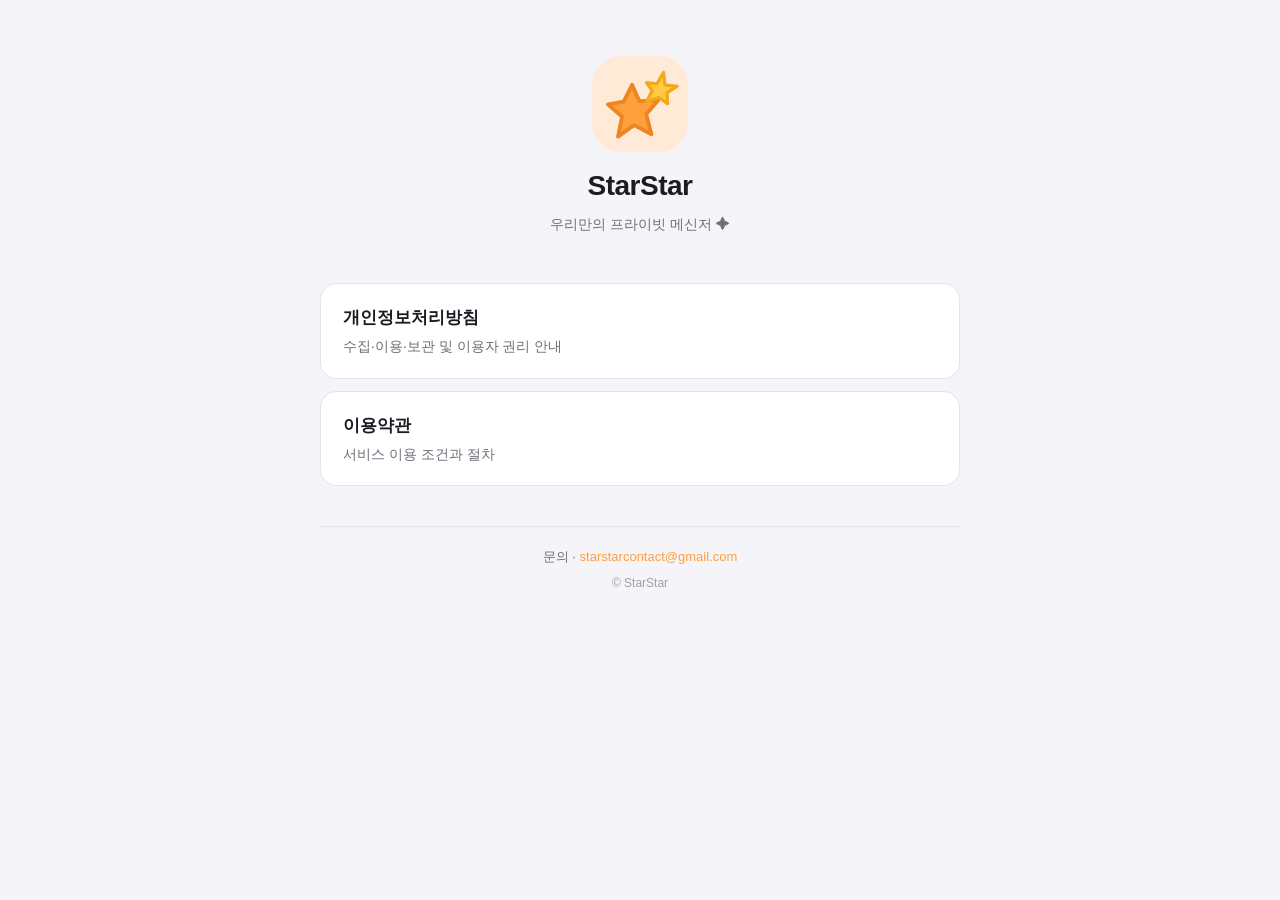
<file: index.html>
<!doctype html>
<html lang="ko">
<head>
  <meta charset="utf-8" />
  <meta name="viewport" content="width=device-width, initial-scale=1" />
  <title>StarStar — 법적 고지</title>
  <link rel="stylesheet" href="style.css" />
</head>
<body>
  <main class="wrap">
    <header class="hero">
      <img src="logo.svg" alt="StarStar" width="96" height="96" />
      <h1>StarStar</h1>
      <p class="tagline">우리만의 프라이빗 메신저 ✦</p>
    </header>

    <nav class="menu">
      <a class="card" href="privacy.html">
        <h2>개인정보처리방침</h2>
        <p>수집·이용·보관 및 이용자 권리 안내</p>
      </a>
      <a class="card" href="terms.html">
        <h2>이용약관</h2>
        <p>서비스 이용 조건과 절차</p>
      </a>
    </nav>

    <footer class="foot">
      <p>문의 · <a href="mailto:starstarcontact@gmail.com">starstarcontact@gmail.com</a></p>
      <p class="small">© StarStar</p>
    </footer>
  </main>
</body>
</html>
</file>
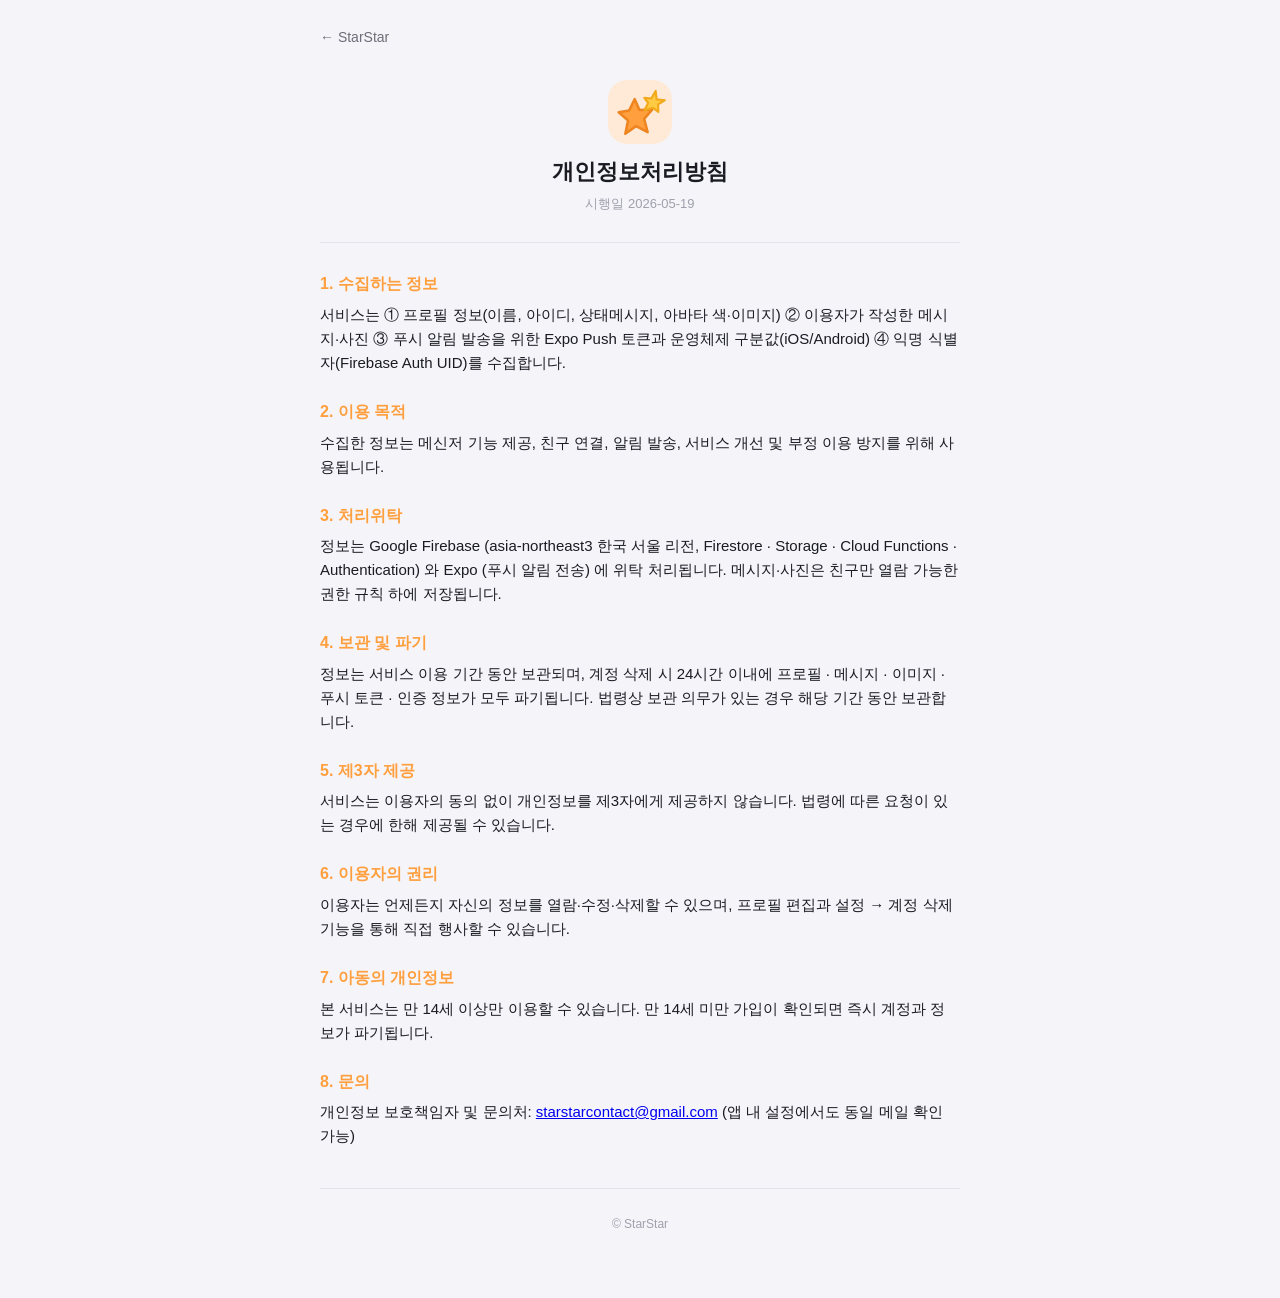
<file: privacy.html>
<!doctype html>
<html lang="ko">
<head>
  <meta charset="utf-8" />
  <meta name="viewport" content="width=device-width, initial-scale=1" />
  <title>StarStar — 개인정보처리방침</title>
  <link rel="stylesheet" href="style.css" />
</head>
<body>
  <main class="wrap doc">
    <a class="back" href="index.html">← StarStar</a>
    <header>
      <img src="logo.svg" alt="StarStar" width="64" height="64" />
      <h1>개인정보처리방침</h1>
      <p class="updated">시행일 2026-05-19</p>
    </header>

    <section>
      <h2>1. 수집하는 정보</h2>
      <p>서비스는 ① 프로필 정보(이름, 아이디, 상태메시지, 아바타 색·이미지) ② 이용자가 작성한 메시지·사진 ③ 푸시 알림 발송을 위한 Expo Push 토큰과 운영체제 구분값(iOS/Android) ④ 익명 식별자(Firebase Auth UID)를 수집합니다.</p>
    </section>

    <section>
      <h2>2. 이용 목적</h2>
      <p>수집한 정보는 메신저 기능 제공, 친구 연결, 알림 발송, 서비스 개선 및 부정 이용 방지를 위해 사용됩니다.</p>
    </section>

    <section>
      <h2>3. 처리위탁</h2>
      <p>정보는 Google Firebase (asia-northeast3 한국 서울 리전, Firestore · Storage · Cloud Functions · Authentication) 와 Expo (푸시 알림 전송) 에 위탁 처리됩니다. 메시지·사진은 친구만 열람 가능한 권한 규칙 하에 저장됩니다.</p>
    </section>

    <section>
      <h2>4. 보관 및 파기</h2>
      <p>정보는 서비스 이용 기간 동안 보관되며, 계정 삭제 시 24시간 이내에 프로필 · 메시지 · 이미지 · 푸시 토큰 · 인증 정보가 모두 파기됩니다. 법령상 보관 의무가 있는 경우 해당 기간 동안 보관합니다.</p>
    </section>

    <section>
      <h2>5. 제3자 제공</h2>
      <p>서비스는 이용자의 동의 없이 개인정보를 제3자에게 제공하지 않습니다. 법령에 따른 요청이 있는 경우에 한해 제공될 수 있습니다.</p>
    </section>

    <section>
      <h2>6. 이용자의 권리</h2>
      <p>이용자는 언제든지 자신의 정보를 열람·수정·삭제할 수 있으며, 프로필 편집과 설정 → 계정 삭제 기능을 통해 직접 행사할 수 있습니다.</p>
    </section>

    <section>
      <h2>7. 아동의 개인정보</h2>
      <p>본 서비스는 만 14세 이상만 이용할 수 있습니다. 만 14세 미만 가입이 확인되면 즉시 계정과 정보가 파기됩니다.</p>
    </section>

    <section>
      <h2>8. 문의</h2>
      <p>개인정보 보호책임자 및 문의처: <a href="mailto:starstarcontact@gmail.com">starstarcontact@gmail.com</a> (앱 내 설정에서도 동일 메일 확인 가능)</p>
    </section>

    <footer class="foot">
      <p class="small">© StarStar</p>
    </footer>
  </main>
</body>
</html>
</file>
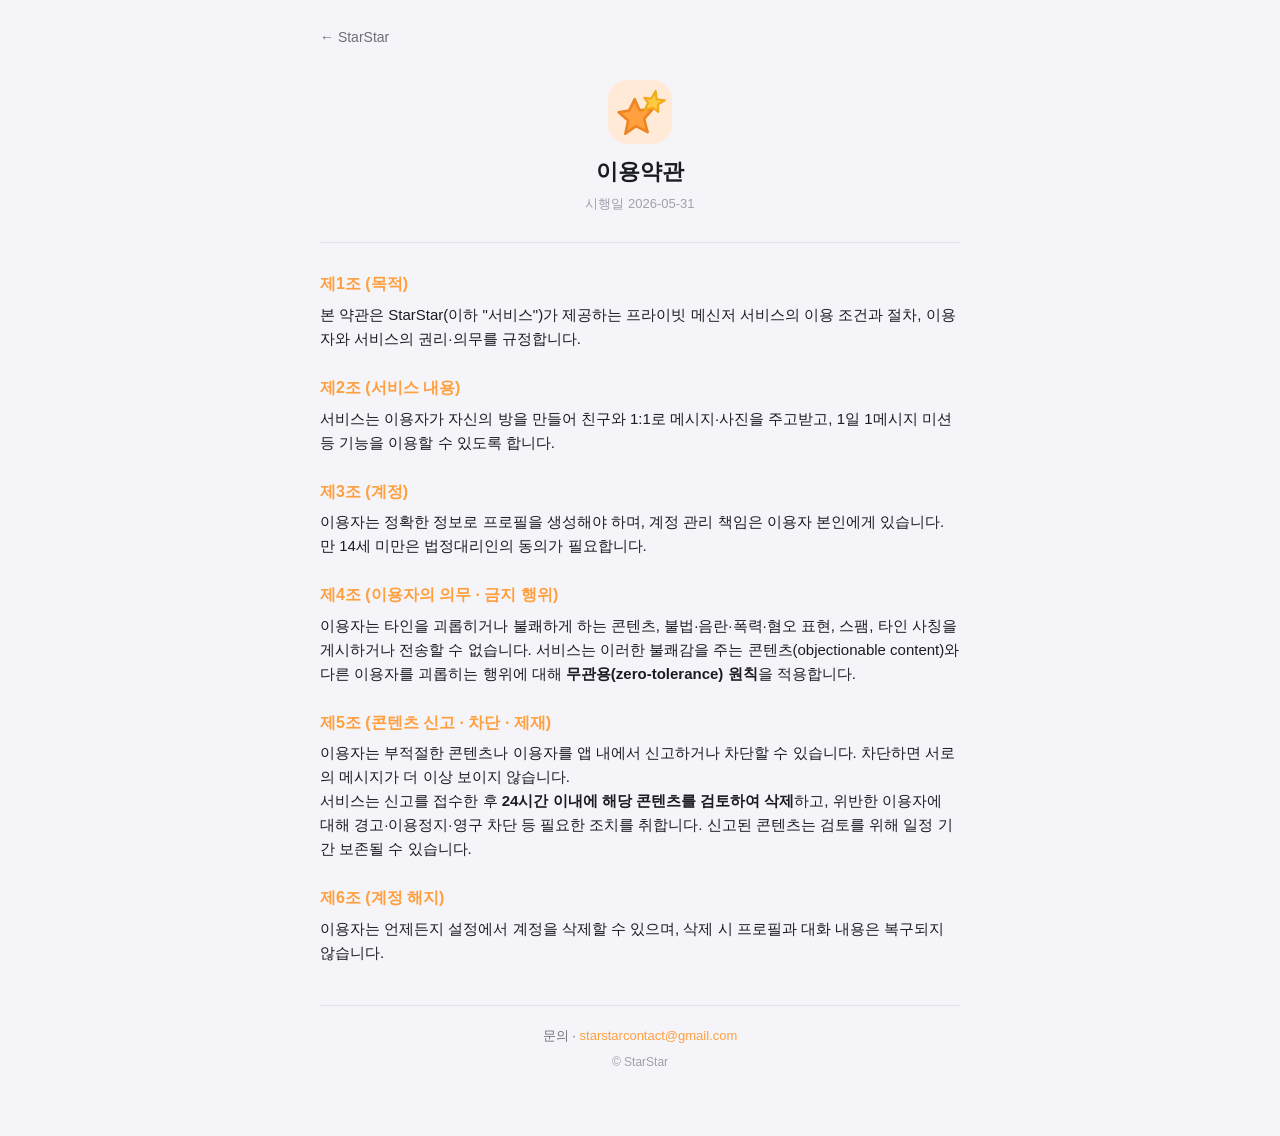
<file: terms.html>
<!doctype html>
<html lang="ko">
<head>
  <meta charset="utf-8" />
  <meta name="viewport" content="width=device-width, initial-scale=1" />
  <title>StarStar — 이용약관</title>
  <link rel="stylesheet" href="style.css" />
</head>
<body>
  <main class="wrap doc">
    <a class="back" href="index.html">← StarStar</a>
    <header>
      <img src="logo.svg" alt="StarStar" width="64" height="64" />
      <h1>이용약관</h1>
      <p class="updated">시행일 2026-05-31</p>
    </header>

    <section>
      <h2>제1조 (목적)</h2>
      <p>본 약관은 StarStar(이하 "서비스")가 제공하는 프라이빗 메신저 서비스의 이용 조건과 절차, 이용자와 서비스의 권리·의무를 규정합니다.</p>
    </section>

    <section>
      <h2>제2조 (서비스 내용)</h2>
      <p>서비스는 이용자가 자신의 방을 만들어 친구와 1:1로 메시지·사진을 주고받고, 1일 1메시지 미션 등 기능을 이용할 수 있도록 합니다.</p>
    </section>

    <section>
      <h2>제3조 (계정)</h2>
      <p>이용자는 정확한 정보로 프로필을 생성해야 하며, 계정 관리 책임은 이용자 본인에게 있습니다. 만 14세 미만은 법정대리인의 동의가 필요합니다.</p>
    </section>

    <section>
      <h2>제4조 (이용자의 의무 · 금지 행위)</h2>
      <p>이용자는 타인을 괴롭히거나 불쾌하게 하는 콘텐츠, 불법·음란·폭력·혐오 표현, 스팸, 타인 사칭을 게시하거나 전송할 수 없습니다. 서비스는 이러한 불쾌감을 주는 콘텐츠(objectionable content)와 다른 이용자를 괴롭히는 행위에 대해 <strong>무관용(zero-tolerance) 원칙</strong>을 적용합니다.</p>
    </section>

    <section>
      <h2>제5조 (콘텐츠 신고 · 차단 · 제재)</h2>
      <p>이용자는 부적절한 콘텐츠나 이용자를 앱 내에서 신고하거나 차단할 수 있습니다. 차단하면 서로의 메시지가 더 이상 보이지 않습니다.</p>
      <p>서비스는 신고를 접수한 후 <strong>24시간 이내에 해당 콘텐츠를 검토하여 삭제</strong>하고, 위반한 이용자에 대해 경고·이용정지·영구 차단 등 필요한 조치를 취합니다. 신고된 콘텐츠는 검토를 위해 일정 기간 보존될 수 있습니다.</p>
    </section>

    <section>
      <h2>제6조 (계정 해지)</h2>
      <p>이용자는 언제든지 설정에서 계정을 삭제할 수 있으며, 삭제 시 프로필과 대화 내용은 복구되지 않습니다.</p>
    </section>

    <footer class="foot">
      <p>문의 · <a href="mailto:starstarcontact@gmail.com">starstarcontact@gmail.com</a></p>
      <p class="small">© StarStar</p>
    </footer>
  </main>
</body>
</html>
</file>
<file: style.css>
/* StarStar 법적 고지 — 단순/가독성 우선 */
* { box-sizing: border-box; margin: 0; padding: 0; }

:root {
  --bg: #F5F4F9;
  --surface: #FFFFFF;
  --ink: #1B1B23;
  --ink-mid: #6E6E7A;
  --ink-low: #A0A0AD;
  --line: #E4E3EC;
  --amber: #FF9F3E;
  --amber-soft: rgba(255,159,62,0.10);
}

html, body {
  background: var(--bg);
  color: var(--ink);
  font-family: -apple-system, BlinkMacSystemFont, "Pretendard", "Apple SD Gothic Neo",
    "Malgun Gothic", "Helvetica Neue", Arial, sans-serif;
  font-size: 16px;
  line-height: 1.6;
  -webkit-font-smoothing: antialiased;
}

body { padding: 24px 16px 64px; }

.wrap {
  max-width: 640px;
  margin: 0 auto;
}

/* 홈 (index) — 로고 + 두 카드 */
.hero {
  text-align: center;
  padding: 32px 0 24px;
}
.hero img {
  display: block;
  margin: 0 auto 12px;
  border-radius: 22%;
}
.hero h1 {
  font-size: 28px;
  font-weight: 800;
  letter-spacing: -0.5px;
}
.hero .tagline {
  margin-top: 4px;
  color: var(--ink-mid);
  font-size: 14px;
}

.menu {
  display: grid;
  gap: 12px;
  margin-top: 24px;
}
.card {
  display: block;
  padding: 20px 22px;
  background: var(--surface);
  border: 1px solid var(--line);
  border-radius: 16px;
  text-decoration: none;
  color: var(--ink);
  transition: border-color .15s, transform .15s;
}
.card:hover {
  border-color: var(--amber);
  transform: translateY(-1px);
}
.card h2 {
  font-size: 17px;
  font-weight: 700;
  margin-bottom: 4px;
}
.card p {
  font-size: 14px;
  color: var(--ink-mid);
}

/* 문서 (terms/privacy) */
.doc .back {
  display: inline-block;
  margin-bottom: 16px;
  color: var(--ink-mid);
  text-decoration: none;
  font-size: 14px;
}
.doc .back:hover { color: var(--amber); }

.doc header {
  text-align: center;
  padding: 16px 0 28px;
  border-bottom: 1px solid var(--line);
  margin-bottom: 28px;
}
.doc header img {
  display: block;
  margin: 0 auto 10px;
  border-radius: 22%;
}
.doc header h1 {
  font-size: 22px;
  font-weight: 800;
}
.doc header .updated {
  margin-top: 4px;
  color: var(--ink-low);
  font-size: 13px;
}

.doc section { margin-bottom: 24px; }
.doc section h2 {
  font-size: 16px;
  font-weight: 700;
  margin-bottom: 6px;
  color: var(--amber);
}
.doc section p {
  color: var(--ink);
  font-size: 15px;
}

.foot {
  margin-top: 40px;
  padding-top: 20px;
  border-top: 1px solid var(--line);
  text-align: center;
  color: var(--ink-mid);
  font-size: 13px;
}
.foot a { color: var(--amber); text-decoration: none; }
.foot a:hover { text-decoration: underline; }
.foot .small {
  margin-top: 6px;
  color: var(--ink-low);
  font-size: 12px;
}

@media (prefers-color-scheme: dark) {
  :root {
    --bg: #0A0A12;
    --surface: #15151E;
    --ink: #FFFFFF;
    --ink-mid: #9D9DAA;
    --ink-low: #7A7A88;
    --line: #272731;
  }
}
</file>
